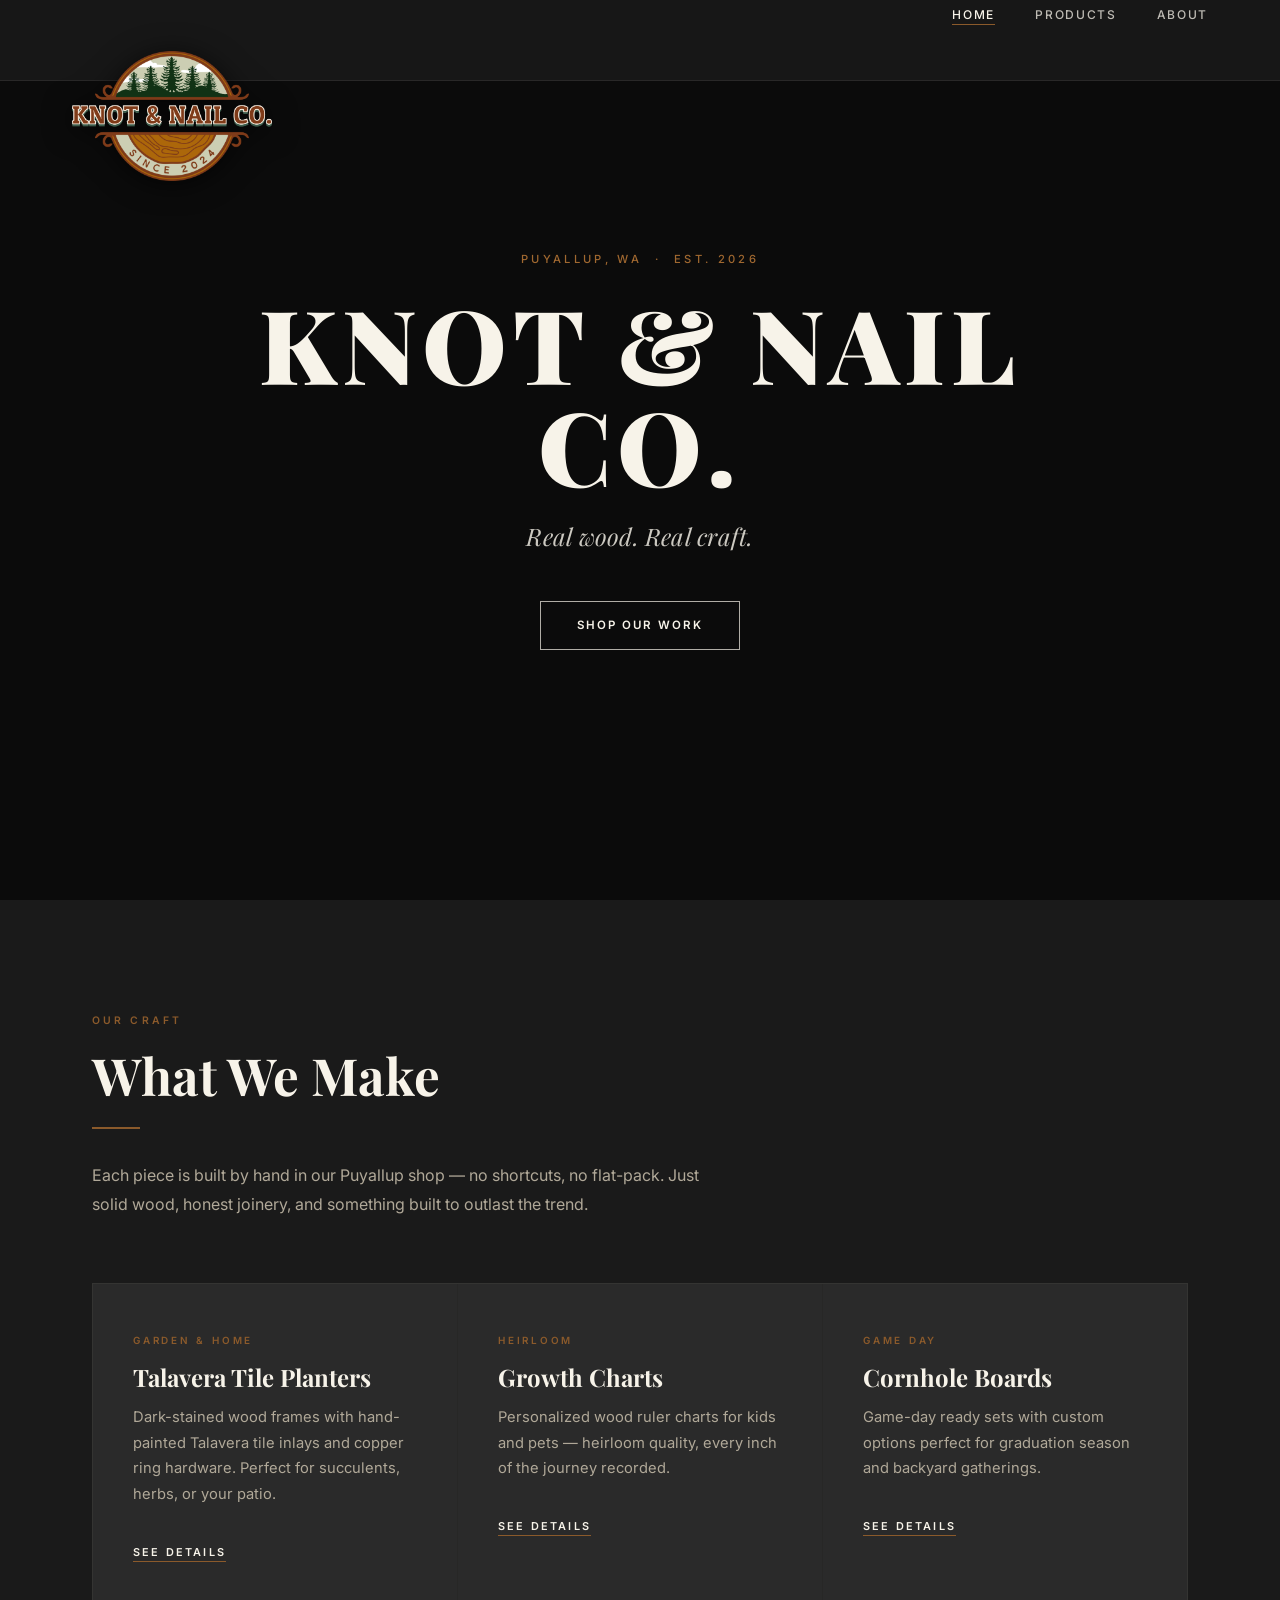
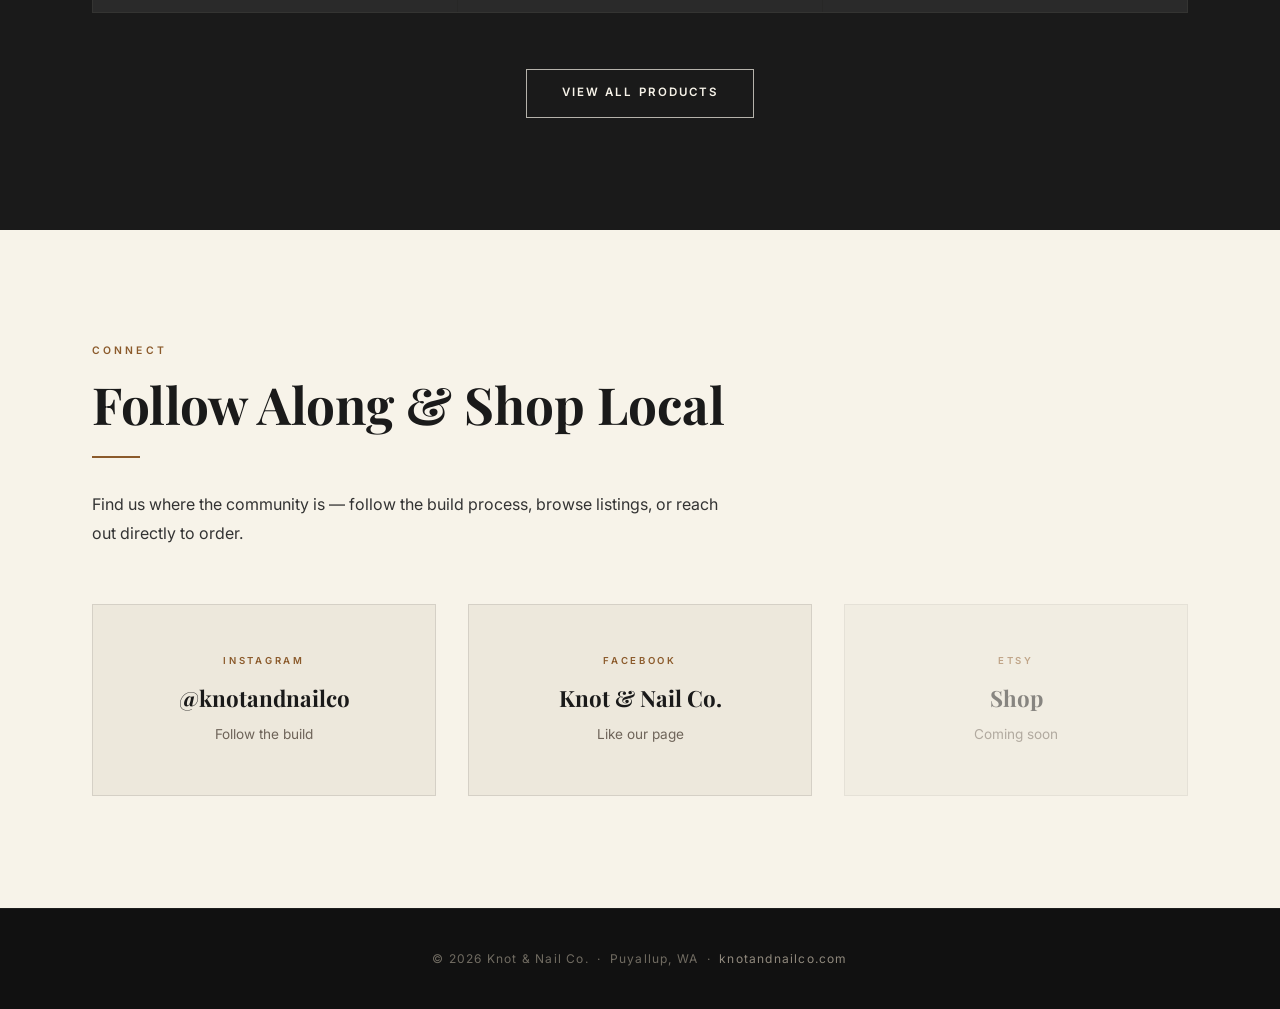
<file: index.html>
<!DOCTYPE html>
<html lang="en">
<head>
  <meta charset="UTF-8" />
  <meta name="viewport" content="width=device-width, initial-scale=1.0" />
  <meta name="description" content="Knot & Nail Co. — Handmade Talavera tile planters, growth charts, and wood goods built in Puyallup, WA. Real wood. Real craft. Order direct." />
  <title>Knot & Nail Co. | Handcrafted Woodwork — Puyallup, WA</title>
  <link rel="stylesheet" href="css/style.css" />
</head>
<body>

  <!-- ====== NAVIGATION ====== -->
  <header class="site-header">
    <nav class="nav-inner">
      <a href="index.html" class="nav-logo">
        <img src="images/fulllogo_transparent.png" alt="Knot & Nail Co. Logo" />
      </a>
      <button class="hamburger" aria-label="Menu">
        <span></span><span></span><span></span>
      </button>
      <ul class="nav-links">
        <li><a href="index.html" class="active">Home</a></li>
        <li><a href="products.html">Products</a></li>
        <li><a href="about.html">About</a></li>
      </ul>
    </nav>
  </header>

  <!-- ====== HERO ====== -->
  <section class="hero">
    <div class="hero-bg" style="background-image: url('https://images.pexels.com/photos/3637835/pexels-photo-3637835.jpeg?auto=compress&cs=tinysrgb&w=1600');"></div>
    <div class="hero-overlay"></div>
    <div class="hero-content">
      <span class="hero-eyebrow">Puyallup, WA &nbsp;·&nbsp; Est. 2026</span>
      <h1 class="hero-title">Knot &amp; Nail Co.</h1>
      <p class="hero-subtitle">Real wood. Real craft.</p>
      <a href="products.html" class="btn btn-outline-white">Shop Our Work</a>
    </div>
  </section>

  <!-- ====== WHAT WE MAKE ====== -->
  <section class="section-dark">
    <div class="container">
      <span class="section-label">Our Craft</span>
      <h2 class="section-title-lg light-text">What We Make</h2>
      <div class="divider-line"></div>
      <p class="section-body">Each piece is built by hand in our Puyallup shop — no shortcuts, no flat-pack. Just solid wood, honest joinery, and something built to outlast the trend.</p>

      <div class="preview-grid">

        <div class="preview-card">
          <span class="preview-card-label">Garden &amp; Home</span>
          <h3>Talavera Tile Planters</h3>
          <p>Dark-stained wood frames with hand-painted Talavera tile inlays and copper ring hardware. Perfect for succulents, herbs, or your patio.</p>
          <a href="products.html" class="preview-card-link">See Details</a>
        </div>

        <div class="preview-card">
          <span class="preview-card-label">Heirloom</span>
          <h3>Growth Charts</h3>
          <p>Personalized wood ruler charts for kids and pets — heirloom quality, every inch of the journey recorded.</p>
          <a href="products.html" class="preview-card-link">See Details</a>
        </div>

        <div class="preview-card">
          <span class="preview-card-label">Game Day</span>
          <h3>Cornhole Boards</h3>
          <p>Game-day ready sets with custom options perfect for graduation season and backyard gatherings.</p>
          <a href="products.html" class="preview-card-link">See Details</a>
        </div>

      </div>

      <div class="preview-cta">
        <a href="products.html" class="btn btn-outline-white">View All Products</a>
      </div>
    </div>
  </section>

  <!-- ====== FOLLOW & FIND US ====== -->
  <section class="section-light">
    <div class="container">
      <span class="section-label" style="color: var(--brown);">Connect</span>
      <h2 class="section-title-lg dark-text">Follow Along &amp; Shop Local</h2>
      <div class="divider-line"></div>
      <p class="section-body dark-text">Find us where the community is — follow the build process, browse listings, or reach out directly to order.</p>

      <div class="social-grid">

        <a href="https://instagram.com/knotandnailco" target="_blank" rel="noopener" class="social-card">
          <span class="social-card-platform">Instagram</span>
          <span class="social-card-name">@knotandnailco</span>
          <span class="social-card-handle">Follow the build</span>
        </a>

        <a href="https://www.facebook.com/profile.php?id=knotandnailco" target="_blank" rel="noopener" class="social-card">
          <span class="social-card-platform">Facebook</span>
          <span class="social-card-name">Knot &amp; Nail Co.</span>
          <span class="social-card-handle">Like our page</span>
        </a>

        <span class="social-card disabled">
          <span class="social-card-platform">Etsy</span>
          <span class="social-card-name">Shop</span>
          <span class="social-card-handle">Coming soon</span>
        </span>

      </div>
    </div>
  </section>

  <!-- ====== FOOTER ====== -->
  <footer class="site-footer">
    <p>© 2026 Knot &amp; Nail Co. &nbsp;·&nbsp; Puyallup, WA &nbsp;·&nbsp; <a href="http://knotandnailco.com">knotandnailco.com</a></p>
  </footer>

  <script>
    document.querySelector('.hamburger').addEventListener('click', function() {
      document.querySelector('.nav-links').classList.toggle('open');
    });
  </script>
</body>
</html>
</file>
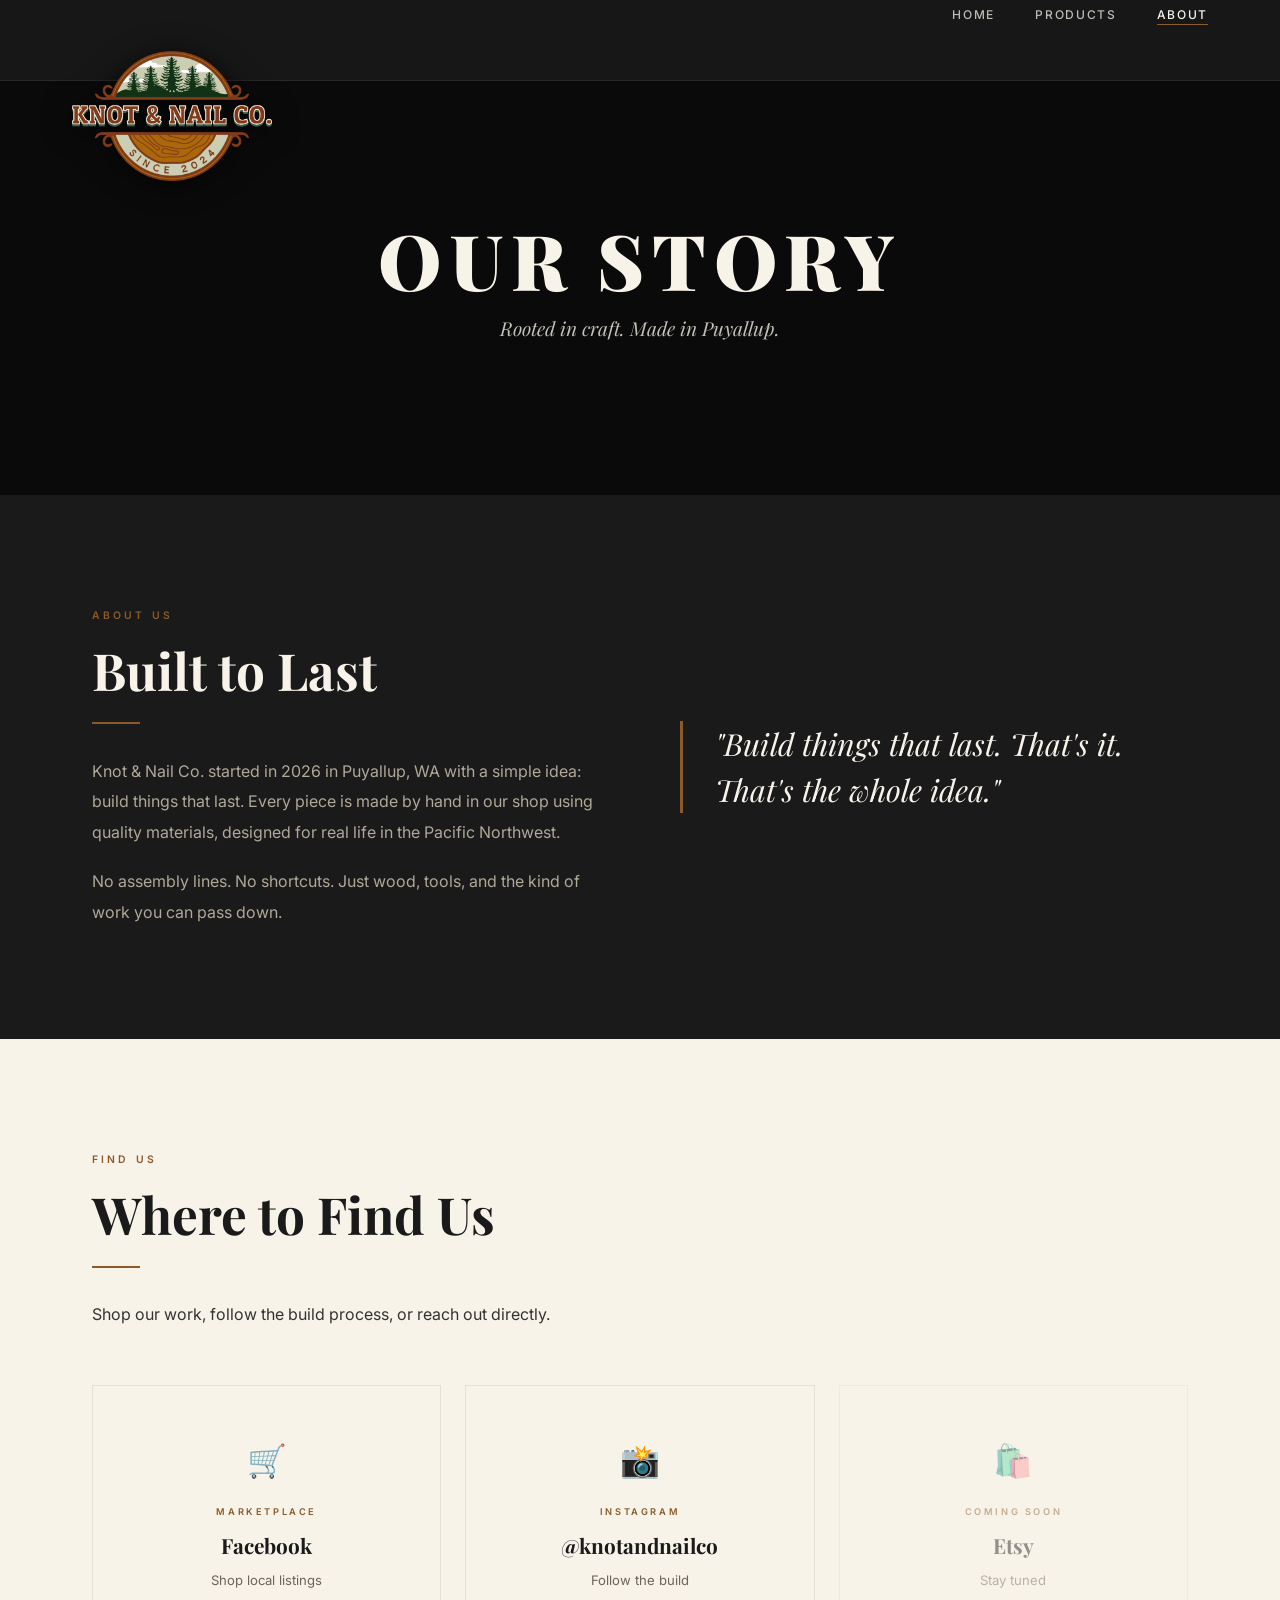
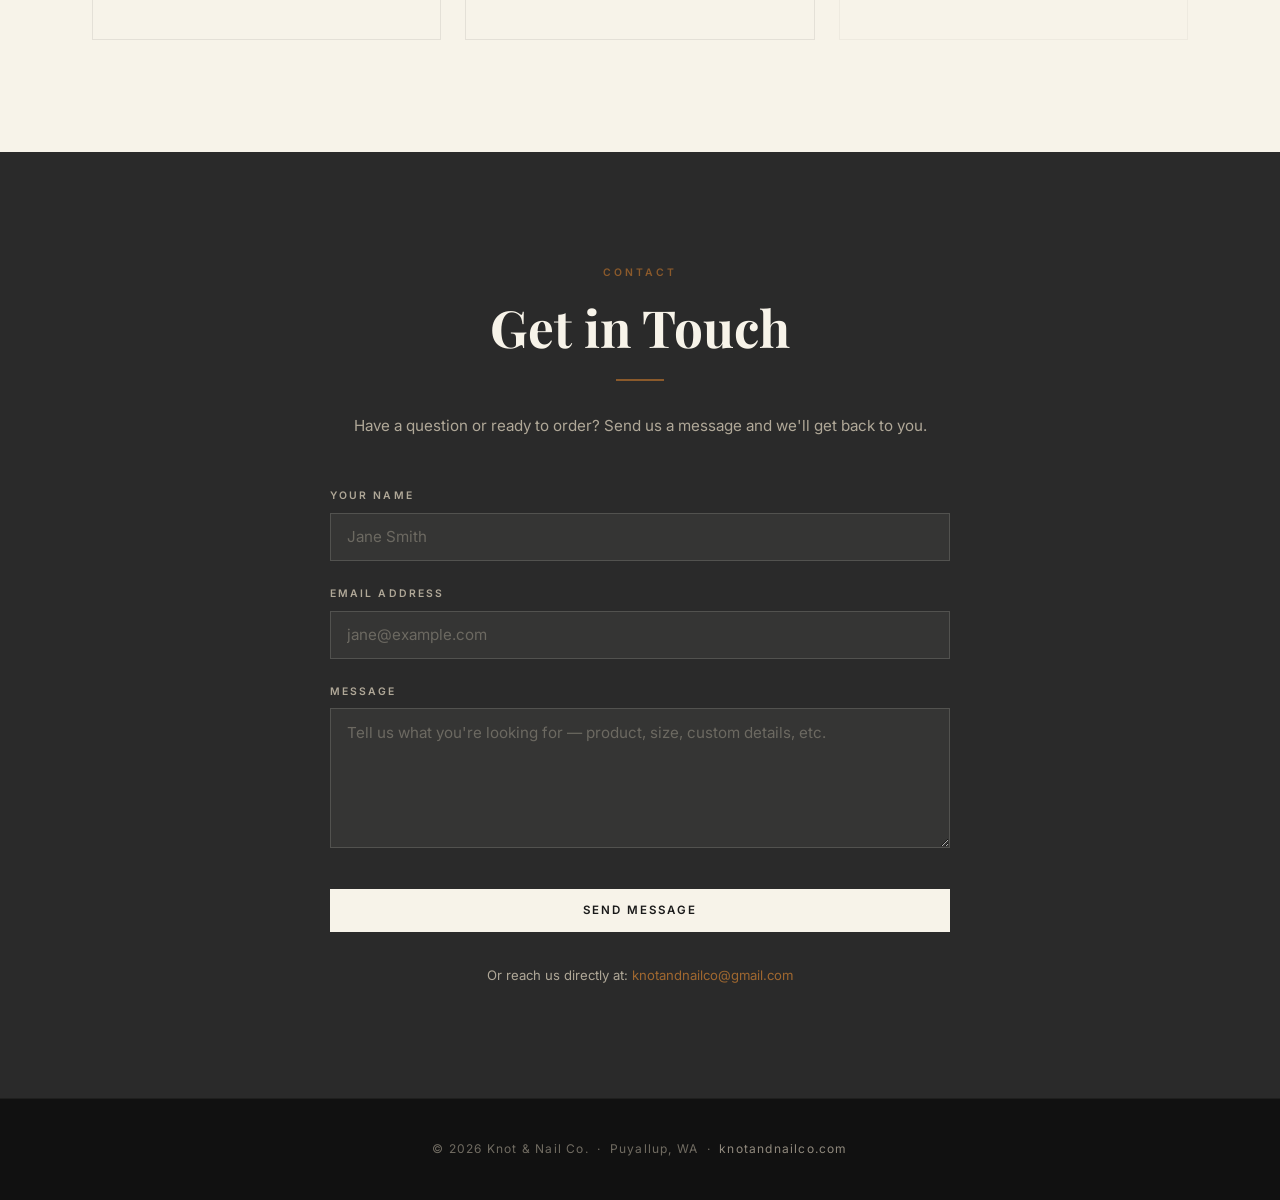
<file: about.html>
<!DOCTYPE html>
<html lang="en">
<head>
  <meta charset="UTF-8" />
  <meta name="viewport" content="width=device-width, initial-scale=1.0" />
  <meta name="description" content="About Knot & Nail Co. — Our story, where to find us, and how to get in touch. Handcrafted woodwork from Puyallup, WA." />
  <title>About & Contact | Knot & Nail Co.</title>
  <link rel="stylesheet" href="css/style.css" />
</head>
<body>

  <!-- ====== NAVIGATION ====== -->
  <header class="site-header">
    <nav class="nav-inner">
      <a href="index.html" class="nav-logo">
        <img src="images/fulllogo_transparent.png" alt="Knot & Nail Co. Logo" />
      </a>
            <button class="hamburger" onclick="this.nextElementSibling || document.querySelector('.nav-links').classList.toggle('open')" aria-label="Menu">
        <span></span><span></span><span></span>
      </button>
      <ul class="nav-links">
        <li><a href="index.html">Home</a></li>
        <li><a href="products.html">Products</a></li>
        <li><a href="about.html" class="active">About</a></li>
      </ul>
    </nav>
  </header>

  <!-- ====== PAGE HERO ====== -->
  <div class="page-hero">
    <div class="page-hero-bg" style="background-image: url('https://images.unsplash.com/photo-1581541234269-e6de8f9e8b15?w=1600&q=80');"></div>
    <div class="page-hero-overlay"></div>
    <div class="page-hero-content">
      <h1 class="page-hero-title">Our Story</h1>
      <p class="page-hero-sub">Rooted in craft. Made in Puyallup.</p>
    </div>
  </div>

  <!-- ====== OUR STORY — dark section ====== -->
  <section class="section-dark">
    <div class="container">
      <div class="about-story-grid">

        <div class="about-story-text">
          <span class="section-label">About Us</span>
          <h2 class="section-title-lg light-text">Built to Last</h2>
          <div class="divider-line"></div>
          <p>Knot &amp; Nail Co. started in 2026 in Puyallup, WA with a simple idea: build things that last. Every piece is made by hand in our shop using quality materials, designed for real life in the Pacific Northwest.</p>
          <p>No assembly lines. No shortcuts. Just wood, tools, and the kind of work you can pass down.</p>
        </div>

        <div>
          <blockquote class="about-pull-quote">
            "Build things that last. That's it. That's the whole idea."
          </blockquote>
        </div>

      </div>
    </div>
  </section>

  <!-- ====== WHERE TO FIND US — light section ====== -->
  <section class="section-light">
    <div class="container">
      <span class="section-label" style="color: var(--brown);">Find Us</span>
      <h2 class="section-title-lg dark-text">Where to Find Us</h2>
      <div class="divider-line"></div>
      <p class="section-body dark-text">Shop our work, follow the build process, or reach out directly.</p>

      <div class="find-us-grid">

        <a href="https://facebook.com/marketplace" target="_blank" rel="noopener" class="find-us-card">
          <span class="find-us-icon">🛒</span>
          <span class="find-us-platform">Marketplace</span>
          <span class="find-us-name">Facebook</span>
          <span class="find-us-sub">Shop local listings</span>
        </a>

        <a href="https://instagram.com/knotandnailco" target="_blank" rel="noopener" class="find-us-card">
          <span class="find-us-icon">📸</span>
          <span class="find-us-platform">Instagram</span>
          <span class="find-us-name">@knotandnailco</span>
          <span class="find-us-sub">Follow the build</span>
        </a>

        <span class="find-us-card disabled">
          <span class="find-us-icon">🛍️</span>
          <span class="find-us-platform">Coming Soon</span>
          <span class="find-us-name">Etsy</span>
          <span class="find-us-sub">Stay tuned</span>
        </span>

      </div>
    </div>
  </section>

  <!-- ====== CONTACT — dark section ====== -->
  <section class="section-charcoal">
    <div class="container">
      <div class="contact-inner">
        <span class="section-label" style="display:block; text-align:center;">Contact</span>
        <h2 class="section-title-lg light-text">Get in Touch</h2>
        <div class="divider-line" style="margin: 1.4rem auto 2rem;"></div>
        <p class="contact-lead">Have a question or ready to order? Send us a message and we'll get back to you.</p>

        <form class="contact-form" action="#" method="post">

          <div class="form-group">
            <label for="name">Your Name</label>
            <input type="text" id="name" name="name" placeholder="Jane Smith" required />
          </div>

          <div class="form-group">
            <label for="email">Email Address</label>
            <input type="email" id="email" name="email" placeholder="jane@example.com" required />
          </div>

          <div class="form-group">
            <label for="message">Message</label>
            <textarea id="message" name="message" placeholder="Tell us what you're looking for — product, size, custom details, etc." required></textarea>
          </div>

          <button type="submit" class="btn btn-primary form-submit">Send Message</button>

        </form>

        <p class="contact-email-note">
          Or reach us directly at: <a href="mailto:knotandnailco@gmail.com">knotandnailco@gmail.com</a>
        </p>

      </div>
    </div>
  </section>

  <!-- ====== FOOTER ====== -->
  <footer class="site-footer">
    <p>© 2026 Knot &amp; Nail Co. &nbsp;·&nbsp; Puyallup, WA &nbsp;·&nbsp; <a href="http://knotandnailco.com">knotandnailco.com</a></p>
  </footer>

  <script>
    document.querySelector('.hamburger').addEventListener('click', function() {
      document.querySelector('.nav-links').classList.toggle('open');
    });
  </script>
</body>
</html>
</file>
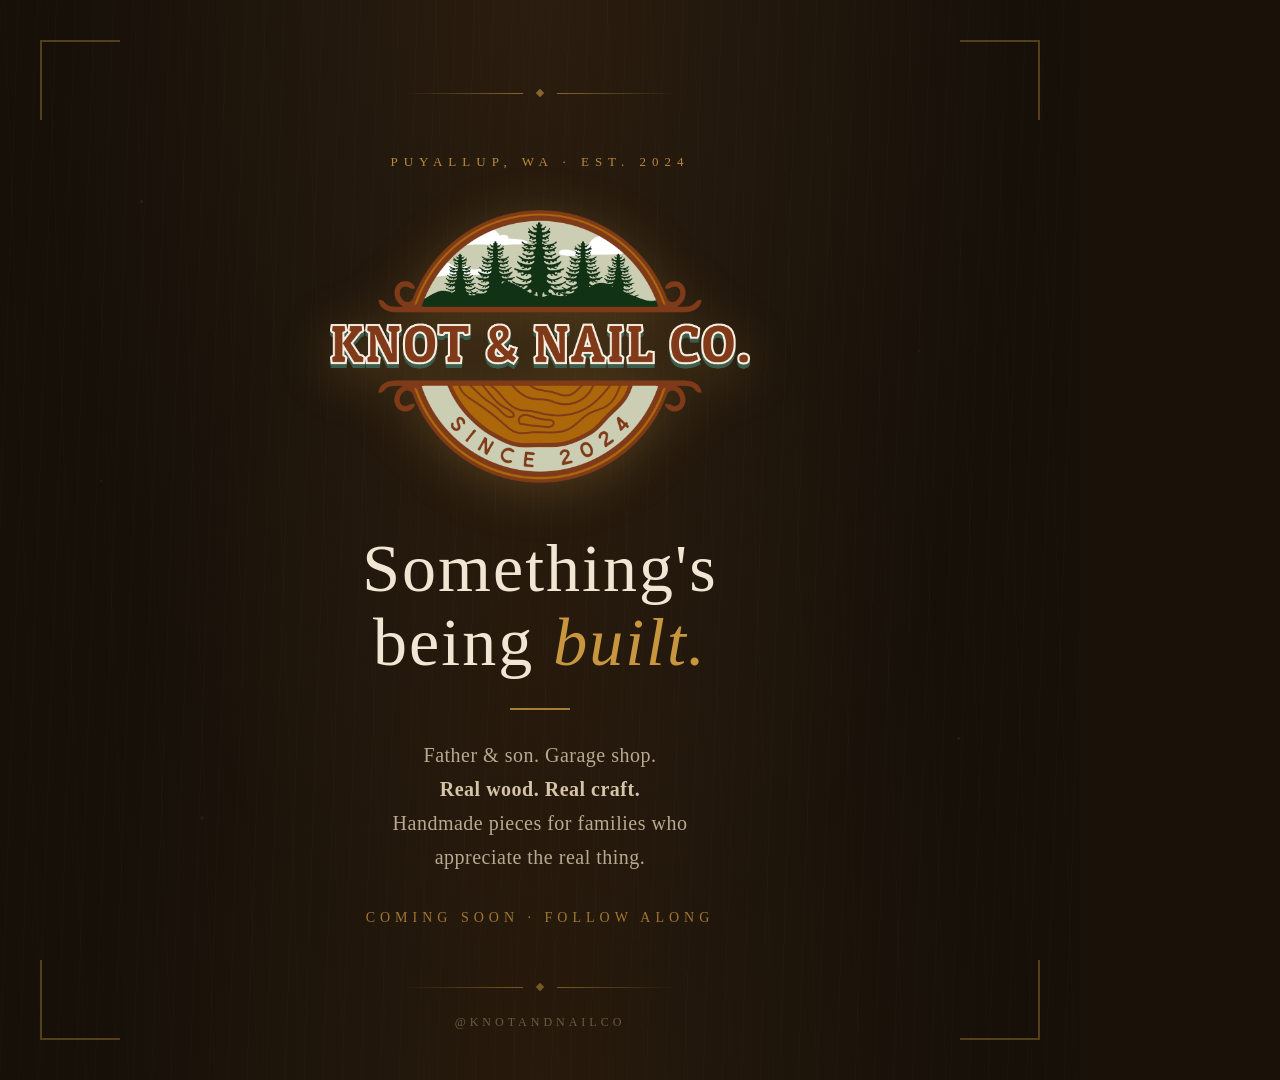
<file: coming-soon-post.html>
<!DOCTYPE html>
<html>
<head>
<meta charset="UTF-8">
<style>
  * { margin: 0; padding: 0; box-sizing: border-box; }

  body {
    width: 1080px;
    height: 1080px;
    overflow: hidden;
    background: #1a1208;
    font-family: 'Georgia', serif;
  }

  .canvas {
    width: 1080px;
    height: 1080px;
    position: relative;
    display: flex;
    flex-direction: column;
    align-items: center;
    justify-content: center;
    background:
      radial-gradient(ellipse at 50% 0%, rgba(139, 90, 43, 0.18) 0%, transparent 65%),
      radial-gradient(ellipse at 50% 100%, rgba(80, 50, 20, 0.3) 0%, transparent 60%),
      #161009;
    overflow: hidden;
  }

  /* Wood grain lines */
  .grain {
    position: absolute;
    inset: 0;
    background-image:
      repeating-linear-gradient(
        92deg,
        transparent,
        transparent 18px,
        rgba(255,255,255,0.012) 18px,
        rgba(255,255,255,0.012) 19px
      ),
      repeating-linear-gradient(
        88deg,
        transparent,
        transparent 42px,
        rgba(255,255,255,0.008) 42px,
        rgba(255,255,255,0.008) 43px
      );
    pointer-events: none;
  }

  /* Corner ornaments */
  .corner {
    position: absolute;
    width: 80px;
    height: 80px;
    opacity: 0.35;
  }
  .corner-tl { top: 40px; left: 40px; border-top: 2px solid #c8963e; border-left: 2px solid #c8963e; }
  .corner-tr { top: 40px; right: 40px; border-top: 2px solid #c8963e; border-right: 2px solid #c8963e; }
  .corner-bl { bottom: 40px; left: 40px; border-bottom: 2px solid #c8963e; border-left: 2px solid #c8963e; }
  .corner-br { bottom: 40px; right: 40px; border-bottom: 2px solid #c8963e; border-right: 2px solid #c8963e; }

  /* Top rule */
  .top-rule {
    position: absolute;
    top: 90px;
    left: 50%;
    transform: translateX(-50%);
    display: flex;
    align-items: center;
    gap: 14px;
    opacity: 0.6;
  }
  .rule-line {
    width: 120px;
    height: 1px;
    background: linear-gradient(to right, transparent, #c8963e);
  }
  .rule-line.right {
    background: linear-gradient(to left, transparent, #c8963e);
  }
  .rule-diamond {
    width: 6px;
    height: 6px;
    background: #c8963e;
    transform: rotate(45deg);
  }

  .content {
    position: relative;
    z-index: 10;
    text-align: center;
    padding: 0 80px;
  }

  .eyebrow {
    font-family: 'Georgia', serif;
    font-size: 13px;
    letter-spacing: 6px;
    text-transform: uppercase;
    color: #c8963e;
    margin-bottom: 40px;
    opacity: 0.9;
  }

  .logo-wrap {
    margin-bottom: 44px;
  }

  .logo-wrap img {
    width: 420px;
    height: auto;
    object-fit: contain;
    filter: drop-shadow(0px 8px 24px rgba(200, 150, 62, 0.25));
  }

  .headline {
    font-family: 'Georgia', serif;
    font-size: 68px;
    font-weight: normal;
    color: #f0e6d3;
    line-height: 1.1;
    letter-spacing: 2px;
    margin-bottom: 10px;
  }

  .headline em {
    font-style: italic;
    color: #c8963e;
  }

  .divider {
    width: 60px;
    height: 2px;
    background: #c8963e;
    margin: 28px auto;
    opacity: 0.8;
  }

  .subtext {
    font-family: 'Georgia', serif;
    font-size: 20px;
    color: #b8a990;
    line-height: 1.7;
    letter-spacing: 0.5px;
    max-width: 580px;
    margin: 0 auto 36px;
  }

  .subtext strong {
    color: #d4c4a8;
  }

  .tagline {
    font-family: 'Georgia', serif;
    font-size: 14px;
    letter-spacing: 5px;
    text-transform: uppercase;
    color: #c8963e;
    opacity: 0.75;
    margin-bottom: 0;
  }

  /* Bottom rule */
  .bottom-rule {
    position: absolute;
    bottom: 90px;
    left: 50%;
    transform: translateX(-50%);
    display: flex;
    align-items: center;
    gap: 14px;
    opacity: 0.5;
  }

  .handle {
    position: absolute;
    bottom: 50px;
    left: 50%;
    transform: translateX(-50%);
    font-family: 'Georgia', serif;
    font-size: 12px;
    letter-spacing: 4px;
    text-transform: uppercase;
    color: #6b5a45;
  }

  /* Sawdust particles */
  .particle {
    position: absolute;
    border-radius: 50%;
    background: #c8963e;
    opacity: 0;
    animation: none;
  }
  .p1 { width: 3px; height: 3px; top: 200px; left: 140px; opacity: 0.12; }
  .p2 { width: 2px; height: 2px; top: 350px; right: 160px; opacity: 0.1; }
  .p3 { width: 4px; height: 4px; bottom: 260px; left: 200px; opacity: 0.08; }
  .p4 { width: 2px; height: 2px; top: 480px; left: 100px; opacity: 0.1; }
  .p5 { width: 3px; height: 3px; bottom: 340px; right: 120px; opacity: 0.09; }
</style>
</head>
<body>
<div class="canvas">
  <div class="grain"></div>

  <!-- Corner ornaments -->
  <div class="corner corner-tl"></div>
  <div class="corner corner-tr"></div>
  <div class="corner corner-bl"></div>
  <div class="corner corner-br"></div>

  <!-- Dust particles -->
  <div class="particle p1"></div>
  <div class="particle p2"></div>
  <div class="particle p3"></div>
  <div class="particle p4"></div>
  <div class="particle p5"></div>

  <!-- Top rule -->
  <div class="top-rule">
    <div class="rule-line"></div>
    <div class="rule-diamond"></div>
    <div class="rule-line right"></div>
  </div>

  <div class="content">
    <p class="eyebrow">Puyallup, WA · Est. 2024</p>

    <div class="logo-wrap">
      <img src="images/fulllogo_transparent.png" alt="Knot & Nail Co.">
    </div>

    <h1 class="headline">Something's<br>being <em>built.</em></h1>

    <div class="divider"></div>

    <p class="subtext">
      Father &amp; son. Garage shop.<br>
      <strong>Real wood. Real craft.</strong><br>
      Handmade pieces for families who<br>appreciate the real thing.
    </p>

    <p class="tagline">Coming Soon · Follow Along</p>
  </div>

  <!-- Bottom rule -->
  <div class="bottom-rule">
    <div class="rule-line"></div>
    <div class="rule-diamond"></div>
    <div class="rule-line right"></div>
  </div>

  <div class="handle">@knotandnailco</div>
</div>
</body>
</html>
</file>
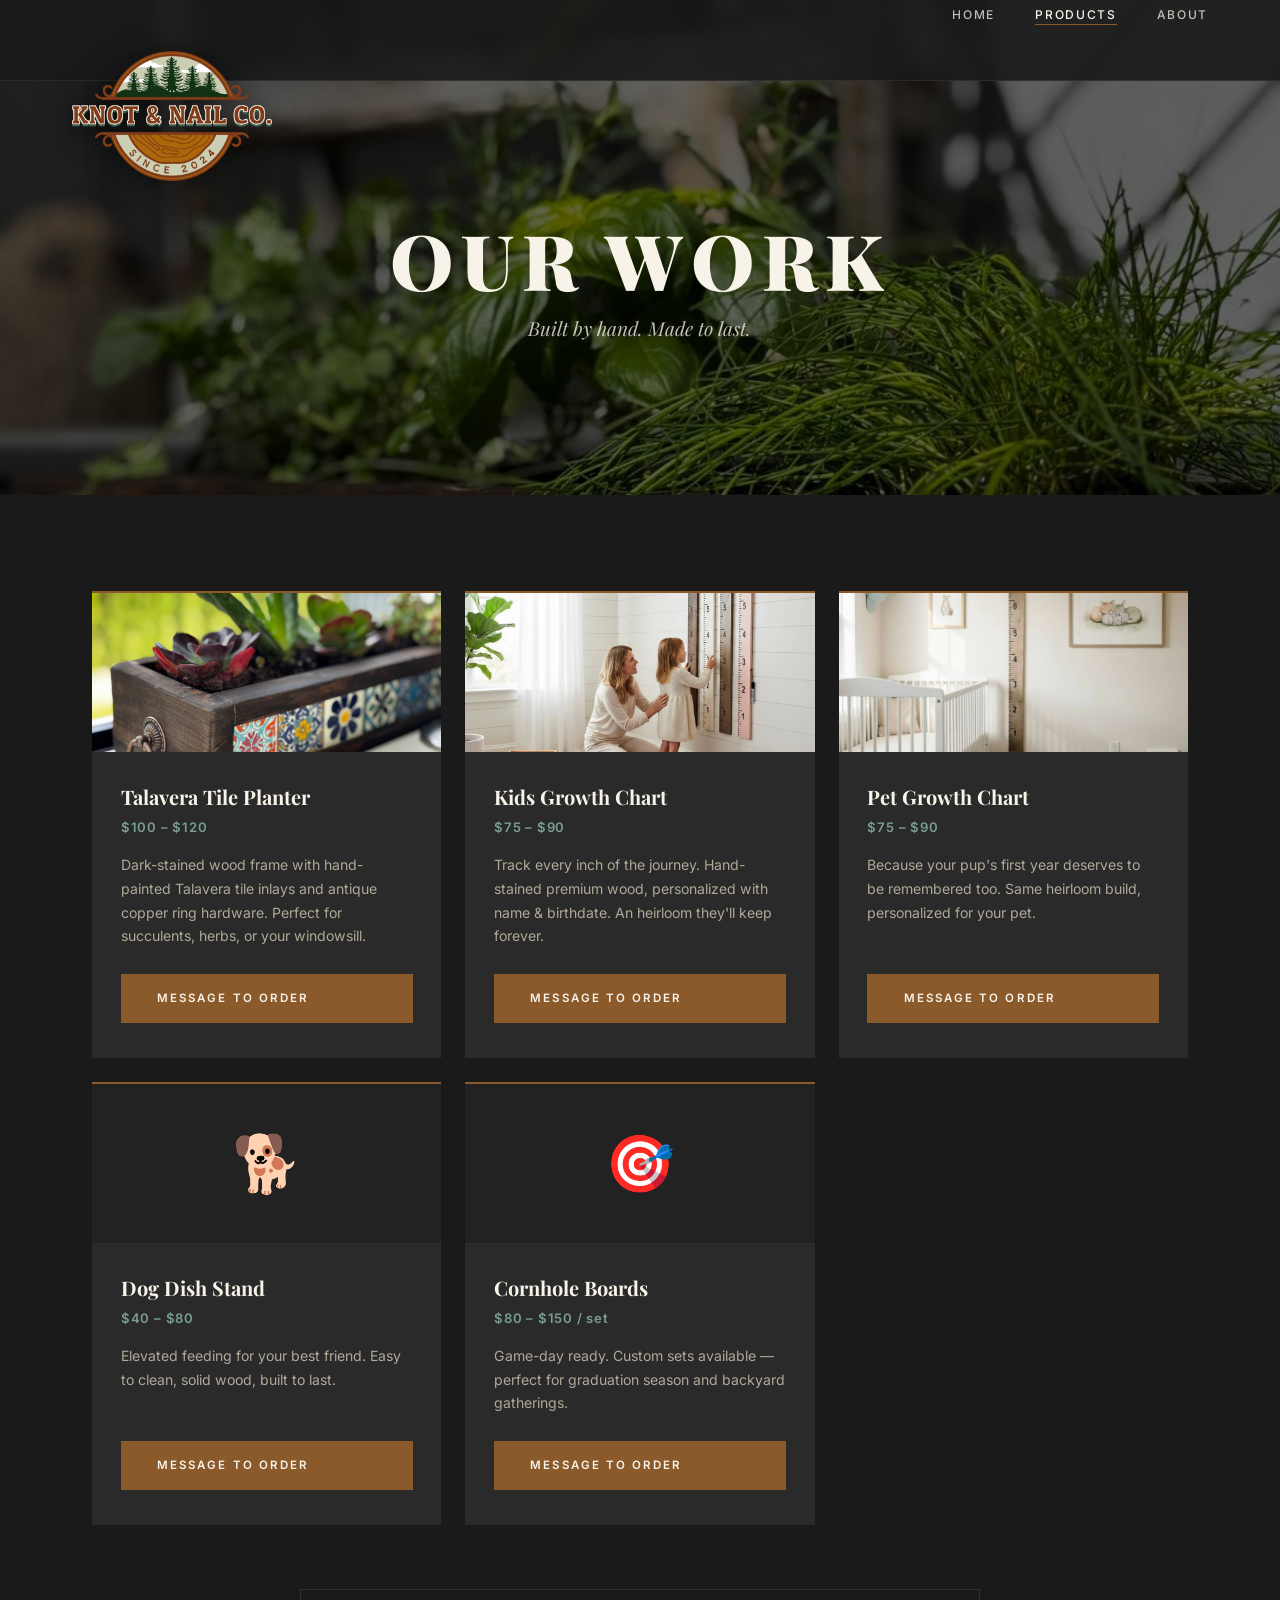
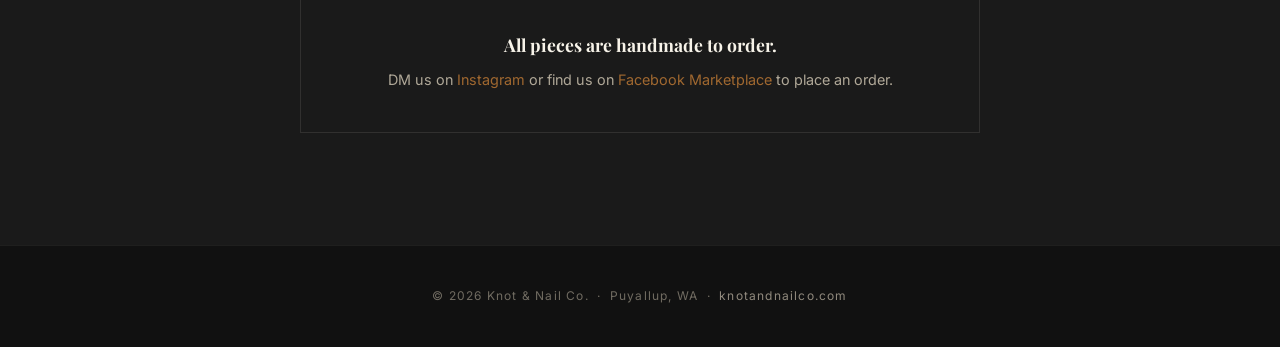
<file: products.html>
<!DOCTYPE html>
<html lang="en">
<head>
  <meta charset="UTF-8" />
  <meta name="viewport" content="width=device-width, initial-scale=1.0" />
  <meta name="description" content="Knot & Nail Co. products — handmade Talavera tile planters, growth charts, dog dish stands, and cornhole boards. Puyallup, WA." />
  <title>Products | Knot & Nail Co.</title>
  <link rel="stylesheet" href="css/style.css" />
  <style>
    .product-card-img {
      width: 100%;
      height: 220px;
      object-fit: cover;
      display: block;
      border-radius: 4px 4px 0 0;
    }
    .product-card-visual-img {
      padding: 0;
      overflow: hidden;
    }
  </style>
</head>
<body>

  <!-- ====== NAVIGATION ====== -->
  <header class="site-header">
    <nav class="nav-inner">
      <a href="index.html" class="nav-logo">
        <img src="images/fulllogo_transparent.png" alt="Knot & Nail Co. Logo" />
      </a>
      <button class="hamburger" aria-label="Menu">
        <span></span><span></span><span></span>
      </button>
      <ul class="nav-links">
        <li><a href="index.html">Home</a></li>
        <li><a href="products.html" class="active">Products</a></li>
        <li><a href="about.html">About</a></li>
      </ul>
    </nav>
  </header>

  <!-- ====== PAGE HERO ====== -->
  <div class="page-hero">
    <div class="page-hero-bg" style="background-image: url('images/planter-4.jpg');"></div>
    <div class="page-hero-overlay"></div>
    <div class="page-hero-content">
      <h1 class="page-hero-title">Our Work</h1>
      <p class="page-hero-sub">Built by hand. Made to last.</p>
    </div>
  </div>

  <!-- ====== PRODUCT GRID ====== -->
  <section class="products-section">
    <div class="container">

      <div class="product-grid">

        <!-- 1. Talavera Tile Planter -->
        <div class="product-card">
          <div class="product-card-visual product-card-visual-img">
            <img src="images/planter-1.jpg" alt="Talavera Tile Planter with succulents" class="product-card-img" />
          </div>
          <div class="product-card-body">
            <h3>Talavera Tile Planter</h3>
            <div class="product-price">$100 – $120</div>
            <p>Dark-stained wood frame with hand-painted Talavera tile inlays and antique copper ring hardware. Perfect for succulents, herbs, or your windowsill.</p>
            <a href="https://instagram.com/knotandnailco" target="_blank" rel="noopener" class="btn btn-brown">Message to Order</a>
          </div>
        </div>

        <!-- 2. Kids Growth Chart -->
        <div class="product-card">
          <div class="product-card-visual product-card-visual-img">
            <img src="images/growth-chart-1.jpg" alt="Kids wooden growth chart on wall" class="product-card-img" />
          </div>
          <div class="product-card-body">
            <h3>Kids Growth Chart</h3>
            <div class="product-price">$75 – $90</div>
            <p>Track every inch of the journey. Hand-stained premium wood, personalized with name &amp; birthdate. An heirloom they'll keep forever.</p>
            <a href="https://instagram.com/knotandnailco" target="_blank" rel="noopener" class="btn btn-brown">Message to Order</a>
          </div>
        </div>

        <!-- 3. Pet Growth Chart -->
        <div class="product-card">
          <div class="product-card-visual product-card-visual-img">
            <img src="images/growth-chart-2.jpg" alt="Wood growth chart in nursery" class="product-card-img" />
          </div>
          <div class="product-card-body">
            <h3>Pet Growth Chart</h3>
            <div class="product-price">$75 – $90</div>
            <p>Because your pup's first year deserves to be remembered too. Same heirloom build, personalized for your pet.</p>
            <a href="https://instagram.com/knotandnailco" target="_blank" rel="noopener" class="btn btn-brown">Message to Order</a>
          </div>
        </div>

        <!-- 4. Dog Dish Stand -->
        <div class="product-card">
          <div class="product-card-visual">🐕</div>
          <div class="product-card-body">
            <h3>Dog Dish Stand</h3>
            <div class="product-price">$40 – $80</div>
            <p>Elevated feeding for your best friend. Easy to clean, solid wood, built to last.</p>
            <a href="https://instagram.com/knotandnailco" target="_blank" rel="noopener" class="btn btn-brown">Message to Order</a>
          </div>
        </div>

        <!-- 5. Cornhole Boards -->
        <div class="product-card">
          <div class="product-card-visual">🎯</div>
          <div class="product-card-body">
            <h3>Cornhole Boards</h3>
            <div class="product-price">$80 – $150 / set</div>
            <p>Game-day ready. Custom sets available — perfect for graduation season and backyard gatherings.</p>
            <a href="https://instagram.com/knotandnailco" target="_blank" rel="noopener" class="btn btn-brown">Message to Order</a>
          </div>
        </div>

      </div><!-- /product-grid -->

      <div class="product-note">
        <strong>All pieces are handmade to order.</strong>
        DM us on <a href="https://instagram.com/knotandnailco" target="_blank" rel="noopener">Instagram</a> or find us on <a href="https://facebook.com/marketplace" target="_blank" rel="noopener">Facebook Marketplace</a> to place an order.
      </div>

    </div>
  </section>

  <!-- ====== FOOTER ====== -->
  <footer class="site-footer">
    <p>© 2026 Knot &amp; Nail Co. &nbsp;·&nbsp; Puyallup, WA &nbsp;·&nbsp; <a href="http://knotandnailco.com">knotandnailco.com</a></p>
  </footer>

  <script>
    document.querySelector('.hamburger').addEventListener('click', function() {
      document.querySelector('.nav-links').classList.toggle('open');
    });
  </script>
</body>
</html>
</file>
<file: css/style.css>
/* ============================================================
   KNOT & NAIL CO. — Premium Editorial Redesign
   Palette: #1A1A1A near-black | #F7F3E9 warm white
            #8B5A2B warm brown | #2D4739 forest green
   Fonts: Playfair Display (serif headlines) | Inter (body/nav)
   ============================================================ */

@import url('https://fonts.googleapis.com/css2?family=Playfair+Display:ital,wght@0,700;0,900;1,400;1,700&family=Inter:wght@300;400;500;600&display=swap');

/* ---- Reset & Base ---- */
*, *::before, *::after { box-sizing: border-box; margin: 0; padding: 0; }

:root {
  --black:      #1A1A1A;
  --charcoal:   #2A2A2A;
  --mid-dark:   #333333;
  --warm-white: #F7F3E9;
  --off-white:  #EDE8DC;
  --brown:      #8B5A2B;
  --brown-light:#A06830;
  --green:      #2D4739;
  --green-light:#3D5E4C;
  --sage:       #7A9E8E;
  --gray-light: #B0A898;
  --gray-mid:   #6E6459;
}

html { scroll-behavior: smooth; }

body {
  font-family: 'Inter', sans-serif;
  background: var(--black);
  color: var(--warm-white);
  line-height: 1.7;
  font-size: 16px;
  -webkit-font-smoothing: antialiased;
}

a { color: inherit; text-decoration: none; }
img { display: block; max-width: 100%; }
ul { list-style: none; }

/* ---- Typography Helpers ---- */
.serif { font-family: 'Playfair Display', Georgia, serif; }

h1, h2, h3 {
  font-family: 'Playfair Display', Georgia, serif;
  line-height: 1.15;
}

/* ============================================================
   NAVIGATION — sticky, dark, minimal
   ============================================================ */
.site-header {
  position: fixed;
  top: 0; left: 0; right: 0;
  z-index: 100;
  background: rgba(26, 26, 26, 0.88);
  backdrop-filter: blur(8px);
  -webkit-backdrop-filter: blur(8px);
  border-bottom: 1px solid rgba(247, 243, 233, 0.08);
  transition: background 0.3s ease;
}

.nav-inner {
  display: flex;
  align-items: flex-start;
  justify-content: space-between;
  max-width: 1200px;
  margin: 0 auto;
  padding: 0 2rem;
  height: 80px;
}

.nav-logo {
  display: flex;
  align-items: center;
  gap: 0.75rem;
  flex-shrink: 0;
}

.nav-logo img {
  width: 200px;
  height: 200px;
  object-fit: contain;
  margin-top: 16px;
  margin-bottom: -60px;
  filter: drop-shadow(0 3px 14px rgba(0,0,0,0.65));
}

.nav-logo-name {
  display: none;
}

.nav-links {
  display: flex;
  align-items: center;
  gap: 2.5rem;
}

.nav-links a {
  font-size: 0.75rem;
  font-weight: 500;
  letter-spacing: 0.14em;
  text-transform: uppercase;
  color: rgba(247, 243, 233, 0.75);
  transition: color 0.2s ease;
  position: relative;
}

.nav-links a::after {
  content: '';
  position: absolute;
  bottom: -3px; left: 0; right: 0;
  height: 1px;
  background: var(--brown);
  transform: scaleX(0);
  transform-origin: left;
  transition: transform 0.25s ease;
}

.nav-links a:hover,
.nav-links a.active {
  color: var(--warm-white);
}

.nav-links a:hover::after,
.nav-links a.active::after {
  transform: scaleX(1);
}

/* ============================================================
   BUTTONS
   ============================================================ */
.btn {
  display: inline-block;
  font-family: 'Inter', sans-serif;
  font-size: 0.72rem;
  font-weight: 600;
  letter-spacing: 0.18em;
  text-transform: uppercase;
  padding: 0.85rem 2.2rem;
  border: 1.5px solid transparent;
  cursor: pointer;
  transition: all 0.25s ease;
  text-decoration: none;
}

/* Outlined white — hero */
.btn-outline-white {
  color: var(--warm-white);
  border-color: rgba(247, 243, 233, 0.7);
  background: transparent;
}
.btn-outline-white:hover {
  background: var(--warm-white);
  border-color: var(--warm-white);
  color: var(--black);
}

/* Solid brown — product cards */
.btn-brown {
  background: var(--brown);
  border-color: var(--brown);
  color: var(--warm-white);
}
.btn-brown:hover {
  background: var(--brown-light);
  border-color: var(--brown-light);
}

/* Ghost brown — secondary */
.btn-outline-brown {
  color: var(--brown-light);
  border-color: var(--brown);
  background: transparent;
}
.btn-outline-brown:hover {
  background: var(--brown);
  color: var(--warm-white);
}

/* White fill — form submit */
.btn-primary {
  background: var(--warm-white);
  border-color: var(--warm-white);
  color: var(--black);
}
.btn-primary:hover {
  background: transparent;
  color: var(--warm-white);
  border-color: var(--warm-white);
}

/* ============================================================
   HERO — full viewport, photo background
   ============================================================ */
.hero {
  position: relative;
  height: 100vh;
  min-height: 600px;
  display: flex;
  align-items: center;
  justify-content: center;
  text-align: center;
  overflow: hidden;
}

.hero-bg {
  position: absolute;
  inset: 0;
  background-size: cover;
  background-position: center;
  background-repeat: no-repeat;
  transform: scale(1.03);
  transition: transform 8s ease;
}

.hero:hover .hero-bg { transform: scale(1.0); }

.hero-overlay {
  position: absolute;
  inset: 0;
  background: rgba(0, 0, 0, 0.58);
}

.hero-content {
  position: relative;
  z-index: 2;
  padding: 0 1.5rem;
  max-width: 900px;
}

.hero-eyebrow {
  font-size: 0.7rem;
  font-weight: 500;
  letter-spacing: 0.3em;
  text-transform: uppercase;
  color: var(--brown-light);
  margin-bottom: 1.4rem;
  display: block;
}

.hero-title {
  font-family: 'Playfair Display', serif;
  font-size: clamp(3.2rem, 8vw, 6.5rem);
  font-weight: 900;
  letter-spacing: 0.06em;
  text-transform: uppercase;
  color: var(--warm-white);
  line-height: 1.0;
  margin-bottom: 1.2rem;
}

.hero-subtitle {
  font-family: 'Playfair Display', serif;
  font-style: italic;
  font-size: clamp(1.1rem, 2.5vw, 1.5rem);
  font-weight: 400;
  color: rgba(247, 243, 233, 0.82);
  margin-bottom: 2.8rem;
  letter-spacing: 0.01em;
}

/* ============================================================
   SECTION LAYOUT
   ============================================================ */
.container {
  max-width: 1160px;
  margin: 0 auto;
  padding: 0 2rem;
}

/* Dark section */
.section-dark {
  background: var(--black);
  padding: 7rem 0;
}

/* Charcoal section */
.section-charcoal {
  background: var(--charcoal);
  padding: 7rem 0;
}

/* Light/cream section */
.section-light {
  background: var(--warm-white);
  color: var(--black);
  padding: 7rem 0;
}

.section-label {
  font-size: 0.65rem;
  font-weight: 600;
  letter-spacing: 0.3em;
  text-transform: uppercase;
  color: var(--brown);
  margin-bottom: 1rem;
  display: block;
}

.section-title-lg {
  font-family: 'Playfair Display', serif;
  font-size: clamp(2rem, 4vw, 3.2rem);
  font-weight: 700;
  margin-bottom: 1.2rem;
  line-height: 1.15;
}

.section-title-lg.dark-text { color: var(--black); }
.section-title-lg.light-text { color: var(--warm-white); }

.section-body {
  font-size: 1rem;
  line-height: 1.8;
  color: var(--gray-light);
  max-width: 640px;
}

.section-body.dark-text { color: var(--mid-dark); }

.divider-line {
  width: 48px;
  height: 2px;
  background: var(--brown);
  margin: 1.4rem 0 2rem;
}

/* ============================================================
   HOME: WHAT WE MAKE — 3-column preview
   ============================================================ */
.preview-grid {
  display: grid;
  grid-template-columns: repeat(3, 1fr);
  gap: 1px;
  background: rgba(247, 243, 233, 0.06);
  border: 1px solid rgba(247, 243, 233, 0.06);
  margin-top: 4rem;
}

.preview-card {
  background: var(--charcoal);
  padding: 3rem 2.5rem;
  transition: background 0.25s ease;
}

.preview-card:hover {
  background: #313131;
}

.preview-card-label {
  font-size: 0.62rem;
  letter-spacing: 0.28em;
  text-transform: uppercase;
  color: var(--brown);
  font-weight: 600;
  margin-bottom: 1rem;
  display: block;
}

.preview-card h3 {
  font-family: 'Playfair Display', serif;
  font-size: 1.5rem;
  font-weight: 700;
  color: var(--warm-white);
  margin-bottom: 0.8rem;
}

.preview-card p {
  font-size: 0.92rem;
  color: var(--gray-light);
  line-height: 1.75;
  margin-bottom: 1.8rem;
}

.preview-card-link {
  font-size: 0.68rem;
  font-weight: 600;
  letter-spacing: 0.2em;
  text-transform: uppercase;
  color: var(--warm-white);
  border-bottom: 1px solid var(--brown);
  padding-bottom: 2px;
  transition: color 0.2s, border-color 0.2s;
}

.preview-card-link:hover {
  color: var(--brown-light);
  border-color: var(--brown-light);
}

.preview-cta {
  text-align: center;
  margin-top: 3.5rem;
}

/* ============================================================
   HOME: SOCIAL / FIND US SECTION
   ============================================================ */
.social-grid {
  display: grid;
  grid-template-columns: repeat(3, 1fr);
  gap: 2rem;
  margin-top: 3.5rem;
}

.social-card {
  display: flex;
  flex-direction: column;
  align-items: center;
  text-align: center;
  padding: 3rem 2rem;
  border: 1px solid rgba(0, 0, 0, 0.1);
  background: var(--off-white);
  transition: transform 0.25s ease, box-shadow 0.25s ease;
  color: var(--black);
  text-decoration: none;
}

.social-card:hover {
  transform: translateY(-4px);
  box-shadow: 0 12px 36px rgba(0,0,0,0.1);
}

.social-card.disabled {
  opacity: 0.5;
  cursor: default;
  pointer-events: none;
}

.social-card-platform {
  font-size: 0.6rem;
  letter-spacing: 0.28em;
  text-transform: uppercase;
  color: var(--brown);
  font-weight: 600;
  margin-bottom: 0.6rem;
}

.social-card-name {
  font-family: 'Playfair Display', serif;
  font-size: 1.4rem;
  font-weight: 700;
  color: var(--black);
  margin-bottom: 0.4rem;
}

.social-card-handle {
  font-size: 0.85rem;
  color: var(--gray-mid);
}

/* ============================================================
   PAGE HERO (Products / About)
   ============================================================ */
.page-hero {
  position: relative;
  height: 55vh;
  min-height: 400px;
  display: flex;
  align-items: center;
  justify-content: center;
  text-align: center;
  overflow: hidden;
}

.page-hero-bg {
  position: absolute;
  inset: 0;
  background-size: cover;
  background-position: center;
  background-repeat: no-repeat;
}

.page-hero-overlay {
  position: absolute;
  inset: 0;
  background: rgba(0, 0, 0, 0.60);
}

.page-hero-content {
  position: relative;
  z-index: 2;
  padding: 0 1.5rem;
  padding-top: 70px; /* nav offset */
}

.page-hero-title {
  font-family: 'Playfair Display', serif;
  font-size: clamp(2.8rem, 6vw, 5rem);
  font-weight: 900;
  letter-spacing: 0.1em;
  text-transform: uppercase;
  color: var(--warm-white);
  line-height: 1.0;
  margin-bottom: 0.9rem;
}

.page-hero-sub {
  font-family: 'Playfair Display', serif;
  font-style: italic;
  font-size: clamp(0.95rem, 2vw, 1.2rem);
  color: rgba(247, 243, 233, 0.78);
}

/* ============================================================
   PRODUCTS PAGE
   ============================================================ */
.products-section {
  background: var(--black);
  padding: 6rem 0 7rem;
}

.product-grid {
  display: grid;
  grid-template-columns: repeat(3, 1fr);
  gap: 1.5rem;
  margin-top: 0;
}

.product-card {
  background: var(--charcoal);
  display: flex;
  flex-direction: column;
  border-top: 2px solid var(--brown);
  transition: transform 0.25s ease, box-shadow 0.25s ease;
}

.product-card:hover {
  transform: translateY(-5px);
  box-shadow: 0 20px 50px rgba(0, 0, 0, 0.45);
}

.product-card-visual {
  height: 160px;
  display: flex;
  align-items: center;
  justify-content: center;
  font-size: 3.5rem;
  background: #222222;
  border-bottom: 1px solid rgba(247, 243, 233, 0.05);
}

.product-card-body {
  padding: 2rem 1.8rem 2.2rem;
  display: flex;
  flex-direction: column;
  flex: 1;
}

.product-card-body h3 {
  font-family: 'Playfair Display', serif;
  font-size: 1.25rem;
  font-weight: 700;
  color: var(--warm-white);
  margin-bottom: 0.5rem;
}

.product-price {
  font-size: 0.82rem;
  font-weight: 600;
  letter-spacing: 0.06em;
  color: var(--sage);
  margin-bottom: 0.9rem;
}

.product-card-body p {
  font-size: 0.88rem;
  color: var(--gray-light);
  line-height: 1.7;
  flex: 1;
  margin-bottom: 1.6rem;
}

.product-note {
  margin-top: 4rem;
  text-align: center;
  font-size: 0.9rem;
  color: var(--gray-light);
  padding: 2.5rem 2rem;
  border: 1px solid rgba(247, 243, 233, 0.1);
  max-width: 680px;
  margin-left: auto;
  margin-right: auto;
}

.product-note strong {
  color: var(--warm-white);
  display: block;
  font-family: 'Playfair Display', serif;
  font-size: 1.1rem;
  margin-bottom: 0.5rem;
}

.product-note a {
  color: var(--brown-light);
  border-bottom: 1px solid transparent;
  transition: border-color 0.2s;
}

.product-note a:hover { border-color: var(--brown-light); }

/* ============================================================
   ABOUT PAGE
   ============================================================ */
.about-story-grid {
  display: grid;
  grid-template-columns: 1fr 1fr;
  gap: 5rem;
  align-items: center;
}

.about-story-text p {
  font-size: 1rem;
  line-height: 1.9;
  color: var(--gray-light);
  margin-bottom: 1.2rem;
}

.about-story-text p:last-child { margin-bottom: 0; }

.about-pull-quote {
  font-family: 'Playfair Display', serif;
  font-style: italic;
  font-size: clamp(1.3rem, 2.5vw, 1.9rem);
  line-height: 1.5;
  color: var(--warm-white);
  border-left: 3px solid var(--brown);
  padding-left: 2rem;
}

/* Find Us — light section */
.find-us-grid {
  display: grid;
  grid-template-columns: repeat(3, 1fr);
  gap: 1.5rem;
  margin-top: 3.5rem;
}

.find-us-card {
  display: flex;
  flex-direction: column;
  align-items: center;
  text-align: center;
  padding: 3rem 2rem;
  border: 1px solid rgba(0, 0, 0, 0.08);
  background: var(--warm-white);
  transition: transform 0.25s ease, box-shadow 0.25s ease, background 0.25s ease;
  color: var(--black);
  cursor: pointer;
}

.find-us-card:hover {
  transform: translateY(-4px);
  box-shadow: 0 12px 30px rgba(0,0,0,0.1);
  background: #fff;
}

.find-us-card.disabled {
  opacity: 0.45;
  cursor: default;
  pointer-events: none;
}

.find-us-icon {
  font-size: 2rem;
  margin-bottom: 1rem;
}

.find-us-platform {
  font-size: 0.58rem;
  letter-spacing: 0.28em;
  text-transform: uppercase;
  color: var(--brown);
  font-weight: 600;
  margin-bottom: 0.5rem;
}

.find-us-name {
  font-family: 'Playfair Display', serif;
  font-size: 1.3rem;
  font-weight: 700;
  color: var(--black);
  margin-bottom: 0.35rem;
}

.find-us-sub {
  font-size: 0.82rem;
  color: var(--gray-mid);
}

/* ============================================================
   CONTACT FORM — dark section
   ============================================================ */
.contact-inner {
  max-width: 620px;
  margin: 0 auto;
  text-align: center;
}

.contact-inner .section-title-lg {
  color: var(--warm-white);
  margin-bottom: 0.6rem;
}

.contact-lead {
  font-size: 0.95rem;
  color: var(--gray-light);
  margin-bottom: 3rem;
}

.contact-form {
  text-align: left;
}

.form-group {
  margin-bottom: 1.5rem;
}

.form-group label {
  display: block;
  font-size: 0.65rem;
  letter-spacing: 0.2em;
  text-transform: uppercase;
  font-weight: 600;
  color: var(--gray-light);
  margin-bottom: 0.5rem;
}

.form-group input,
.form-group textarea {
  width: 100%;
  background: rgba(247, 243, 233, 0.05);
  border: 1px solid rgba(247, 243, 233, 0.15);
  color: var(--warm-white);
  font-family: 'Inter', sans-serif;
  font-size: 0.95rem;
  padding: 0.85rem 1rem;
  outline: none;
  transition: border-color 0.2s ease;
  -webkit-appearance: none;
  border-radius: 0;
}

.form-group input::placeholder,
.form-group textarea::placeholder {
  color: rgba(176, 168, 152, 0.45);
}

.form-group input:focus,
.form-group textarea:focus {
  border-color: var(--brown);
}

.form-group textarea {
  height: 140px;
  resize: vertical;
}

.form-submit {
  width: 100%;
  margin-top: 0.5rem;
}

.contact-email-note {
  margin-top: 2rem;
  font-size: 0.82rem;
  color: var(--gray-light);
  text-align: center;
}

.contact-email-note a {
  color: var(--brown-light);
  border-bottom: 1px solid transparent;
  transition: border-color 0.2s;
}

.contact-email-note a:hover { border-color: var(--brown-light); }

/* ============================================================
   FOOTER
   ============================================================ */
.site-footer {
  background: #111111;
  border-top: 1px solid rgba(247, 243, 233, 0.06);
  padding: 2.5rem 2rem;
  text-align: center;
  font-size: 0.75rem;
  letter-spacing: 0.1em;
  color: rgba(176, 168, 152, 0.6);
}

.site-footer a {
  color: rgba(176, 168, 152, 0.8);
  border-bottom: 1px solid transparent;
  transition: color 0.2s, border-color 0.2s;
}

.site-footer a:hover {
  color: var(--warm-white);
  border-color: var(--brown);
}

/* ============================================================
   RESPONSIVE
   ============================================================ */
@media (max-width: 900px) {
  .preview-grid { grid-template-columns: 1fr 1fr; }
  .product-grid { grid-template-columns: 1fr 1fr; }
  .about-story-grid { grid-template-columns: 1fr; gap: 3rem; }
  .social-grid { grid-template-columns: 1fr 1fr; }
  .find-us-grid { grid-template-columns: 1fr 1fr; }
}

@media (max-width: 640px) {
  .nav-logo img {
    width: 100px;
    height: 100px;
    margin-top: 8px;
    margin-bottom: -28px;
  }
  .nav-links {
    display: none;
    flex-direction: column;
    position: absolute;
    top: 70px;
    left: 0; right: 0;
    background: rgba(26,26,26,0.97);
    padding: 1.5rem 2rem;
    gap: 1rem;
    border-top: 1px solid rgba(247,243,233,0.1);
  }
  .nav-links.open { display: flex; }
  .hamburger {
    display: flex;
    flex-direction: column;
    gap: 5px;
    cursor: pointer;
    padding: 8px;
    margin-top: 18px;
    background: none;
    border: none;
    outline: none;
  }
  .hamburger span {
    display: block;
    width: 24px;
    height: 2px;
    background: var(--warm-white);
    border-radius: 2px;
    transition: all 0.3s;
  }
  .preview-grid { grid-template-columns: 1fr; }
  .product-grid { grid-template-columns: 1fr; }
  .social-grid { grid-template-columns: 1fr; }
  .find-us-grid { grid-template-columns: 1fr; }
  .hero-title { letter-spacing: 0.02em; }
  .section-dark,
  .section-charcoal,
  .section-light { padding: 4.5rem 0; }
  .products-section { padding: 4rem 0 5rem; }
}

@media (min-width: 641px) {
  .hamburger { display: none; }
}
</file>
